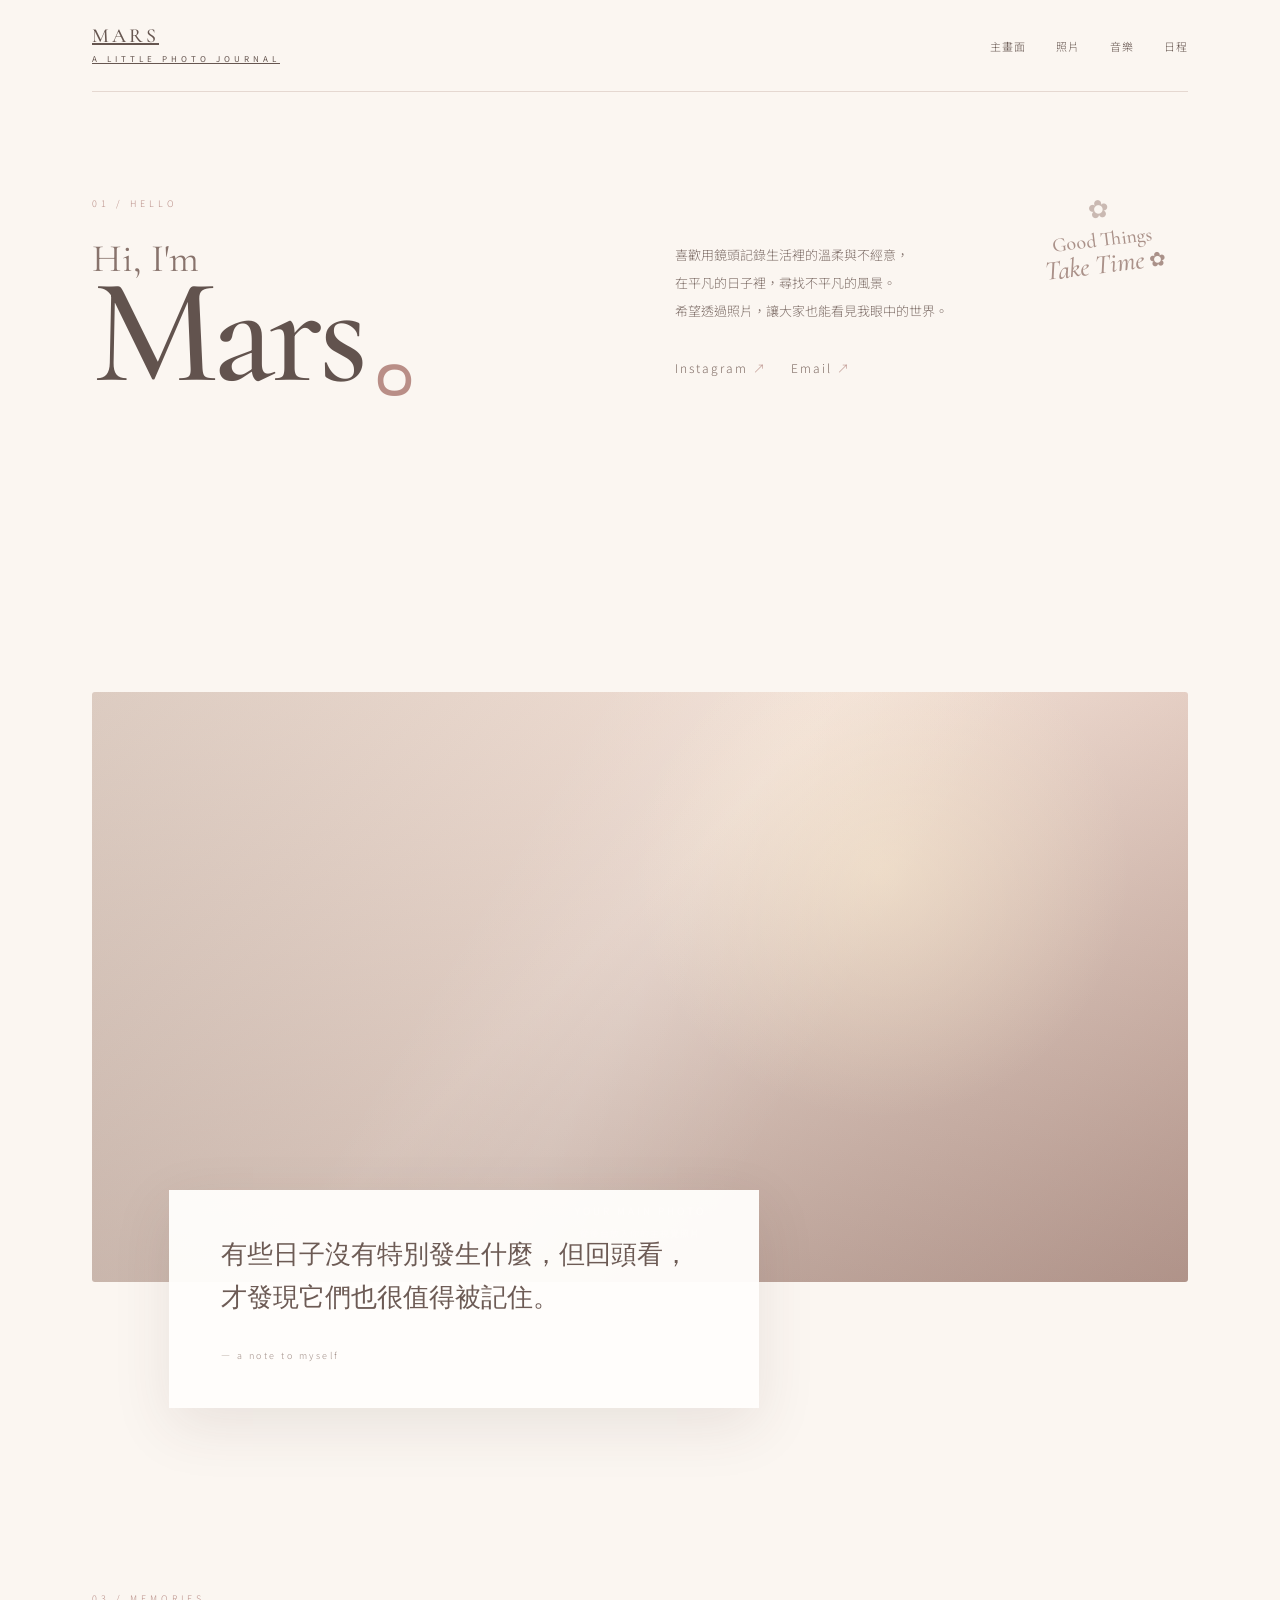
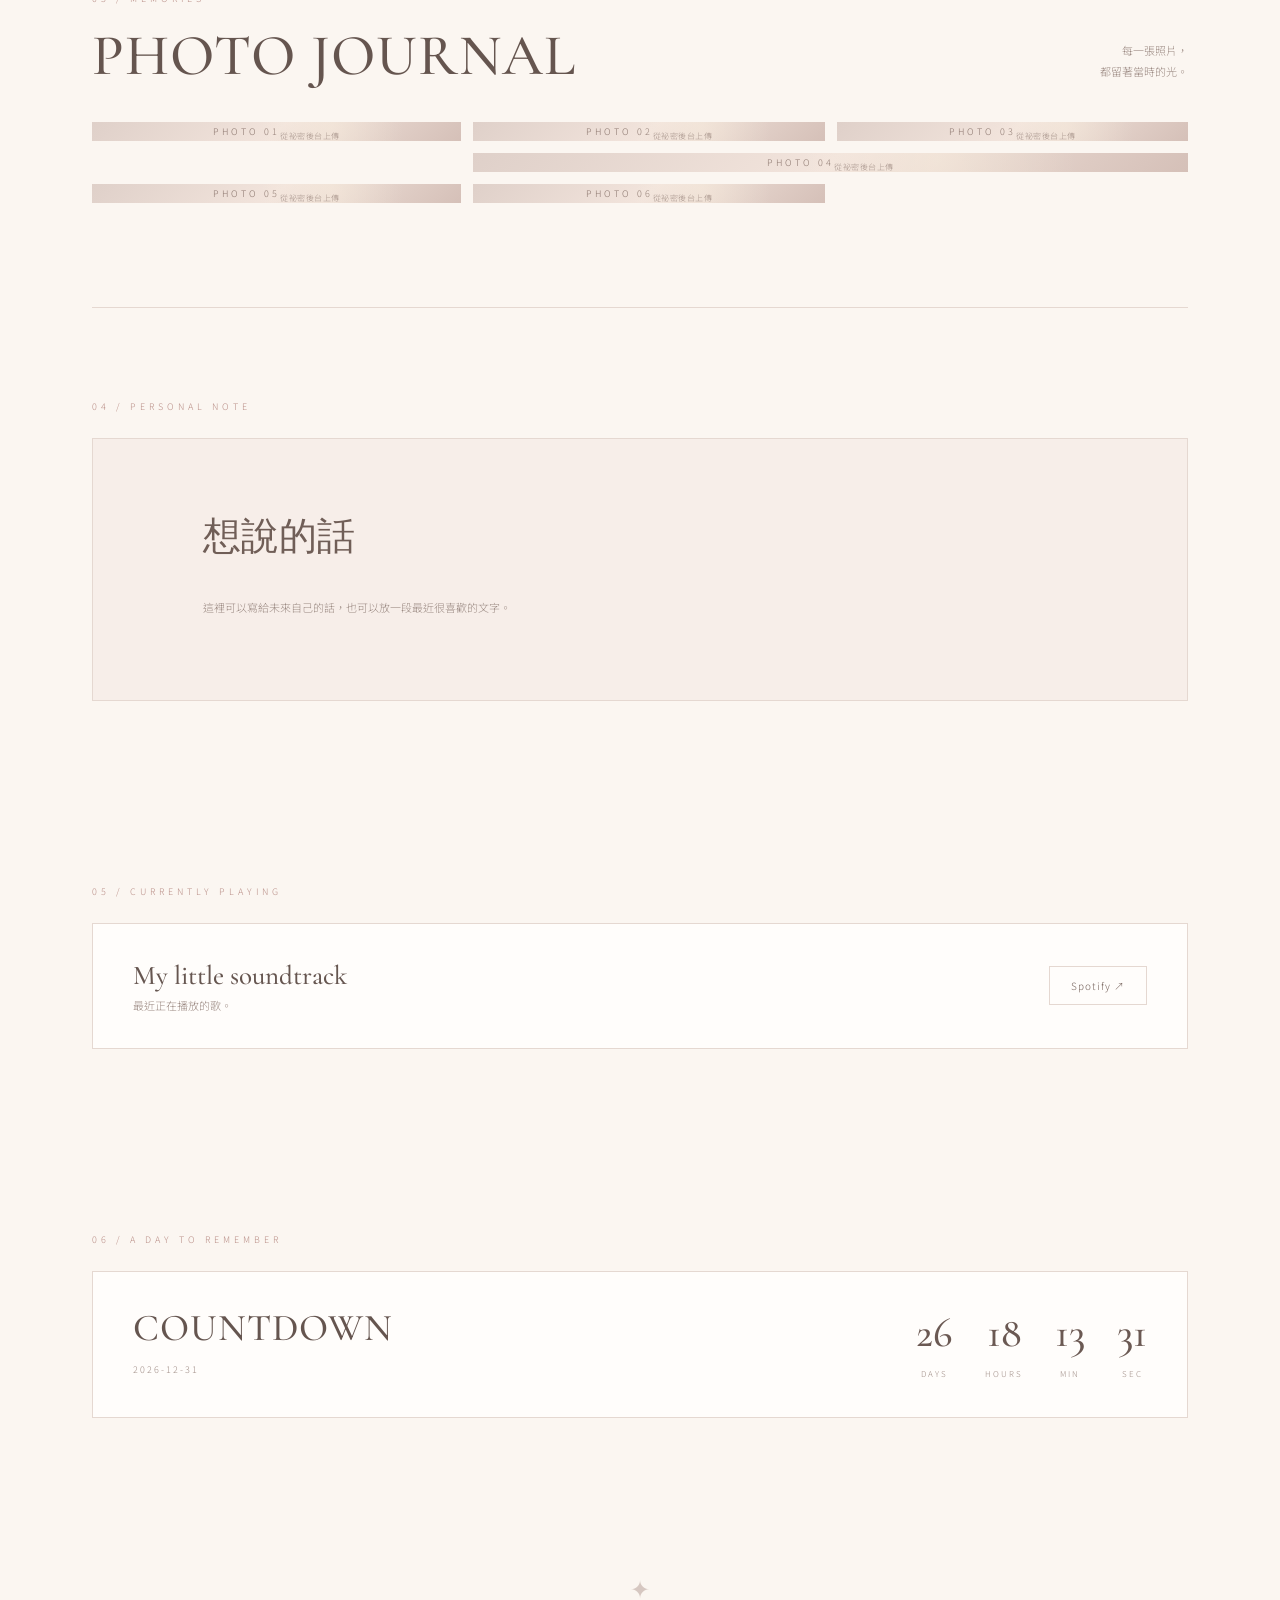
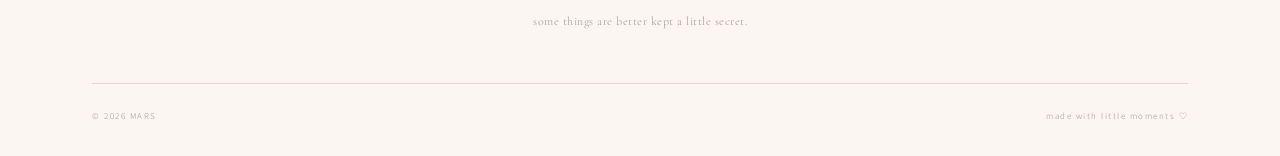
<file: index.html>
<!doctype html>
<html lang="zh-Hant">
<head>
<meta charset="utf-8">
<meta name="viewport" content="width=device-width,initial-scale=1">
<meta name="description" content="Mars · A Little Photo Journal">
<title>Mars · A Little Photo Journal</title>
<link rel="stylesheet" href="style.css">
<style>
/* V10 refinements */
.socials{gap:24px;margin-top:30px;align-items:center}
.social{width:auto!important;height:auto!important;border:0!important;border-radius:0!important;display:block!important;padding:0!important;color:#806d66!important;font-size:12px!important;letter-spacing:2px;text-decoration:none!important;background:none!important;transform:none!important}
.social::after{content:' ↗';color:#b98e87;transition:.25s}
.social:hover{color:#b98e87!important}
.social:hover::after{padding-left:3px}
.grid{grid-auto-rows:220px!important;gap:12px!important}
.photoCard{min-height:0!important}
.photoCard>img{width:100%!important;height:100%!important;object-fit:cover!important;display:block!important}
.photoInfo{max-width:calc(100% - 20px)}
.music{position:relative;min-height:112px}
.music .record{display:none}
@media(max-width:760px){
  .socials{gap:18px}
  .social{font-size:11px!important}
  .grid{grid-auto-rows:175px!important;gap:9px!important}
  .photoInfo{max-width:calc(100% - 14px)}
}
</style>
</head>
<body>
<div class="page">
<header><a class="brand" href="#">MARS<small>A LITTLE PHOTO JOURNAL</small></a><nav><a href="#about">主畫面</a><a href="#photos">照片</a><a href="#music">音樂</a><a href="#schedule">日程</a></nav></header>
<main>
<section id="about" class="intro"><div class="eyebrow">01 / HELLO</div><div class="introGrid"><div><p class="hi">Hi, I'm</p><h1 id="name">Mars<span>。</span></h1></div><div class="introText"><p id="introText">喜歡用鏡頭記錄生活裡的溫柔與不經意，<br>在平凡的日子裡，尋找不平凡的風景。<br>希望透過照片，讓大家也能看見我眼中的世界。</p><div class="socials"><a id="instagramLink" class="social" href="https://www.instagram.com/_oso7.m4r5/" target="_blank" rel="noopener">Instagram</a><a id="emailLink" class="social" href="mailto:marsmars1000507@gmail.com">Email</a></div></div></div><div class="flower">Good Things<br><i>Take Time</i> ✿</div></section>
<section class="hero"><div id="heroPhoto" class="heroPhoto"><div>YOUR MAIN PHOTO<small>從後台放入你的主視覺照片</small></div></div><div class="quote"><p id="quoteText">有些日子沒有特別發生什麼，但回頭看，才發現它們也很值得被記住。</p><small id="quoteAuthor">— a note to myself</small></div></section>
<section id="photos"><div class="head"><div><div class="eyebrow">03 / MEMORIES</div><h2>PHOTO JOURNAL</h2></div><p>每一張照片，<br>都留著當時的光。</p></div><div id="photoGrid" class="grid"><div class="photo tall">PHOTO 01<small>從祕密後台上傳</small></div><div class="photo">PHOTO 02<small>從祕密後台上傳</small></div><div class="photo">PHOTO 03<small>從祕密後台上傳</small></div><div class="photo wide">PHOTO 04<small>從祕密後台上傳</small></div><div class="photo">PHOTO 05<small>從祕密後台上傳</small></div><div class="photo tall">PHOTO 06<small>從祕密後台上傳</small></div></div></section>
<section id="note" class="note"><div class="eyebrow">04 / PERSONAL NOTE</div><div class="noteBox"><p id="noteTitle">想說的話</p><small id="noteText">這裡可以寫給未來自己的話，也可以放一段最近很喜歡的文字。</small><small id="noteSmall" style="display:block;margin-top:12px"></small></div></section>
<section id="music"><div class="eyebrow">05 / CURRENTLY PLAYING</div><div class="music"><div class="record">♪</div><div><h3 id="musicTitle">My little soundtrack</h3><p id="musicDescription">最近正在播放的歌。</p></div><a id="spotifyLink" href="#" class="musicBtn" target="_blank" rel="noopener">Spotify ↗</a></div></section>
<section id="schedule"><div class="eyebrow">06 / A DAY TO REMEMBER</div><div class="count"><div><h2>COUNTDOWN</h2><small id="countdownDateLabel">2026-12-31</small></div><div class="nums"><div><b id="d">0</b><small>DAYS</small></div><div><b id="h">00</b><small>HOURS</small></div><div><b id="m">00</b><small>MIN</small></div><div><b id="s">00</b><small>SEC</small></div></div></div></section>
<section class="secret"><button id="secretBtn" aria-label="Private editor">✦</button><p>some things are better kept a little secret.</p></section>
</main><footer><span>© 2026 MARS</span><span>made with little moments ♡</span></footer></div>
<div id="modal" class="modal hidden"><div class="modalBox"><button id="close" aria-label="Close">×</button><div class="eyebrow">PRIVATE AREA</div><h2>Welcome back.</h2><p>輸入密碼進入編輯區</p><input id="pw" type="password" placeholder="Password" autocomplete="current-password"><button id="enter">Enter</button><div id="err"></div></div></div>
<script src="script-v10.js?v=20260915b"></script>
</body></html>
</file>
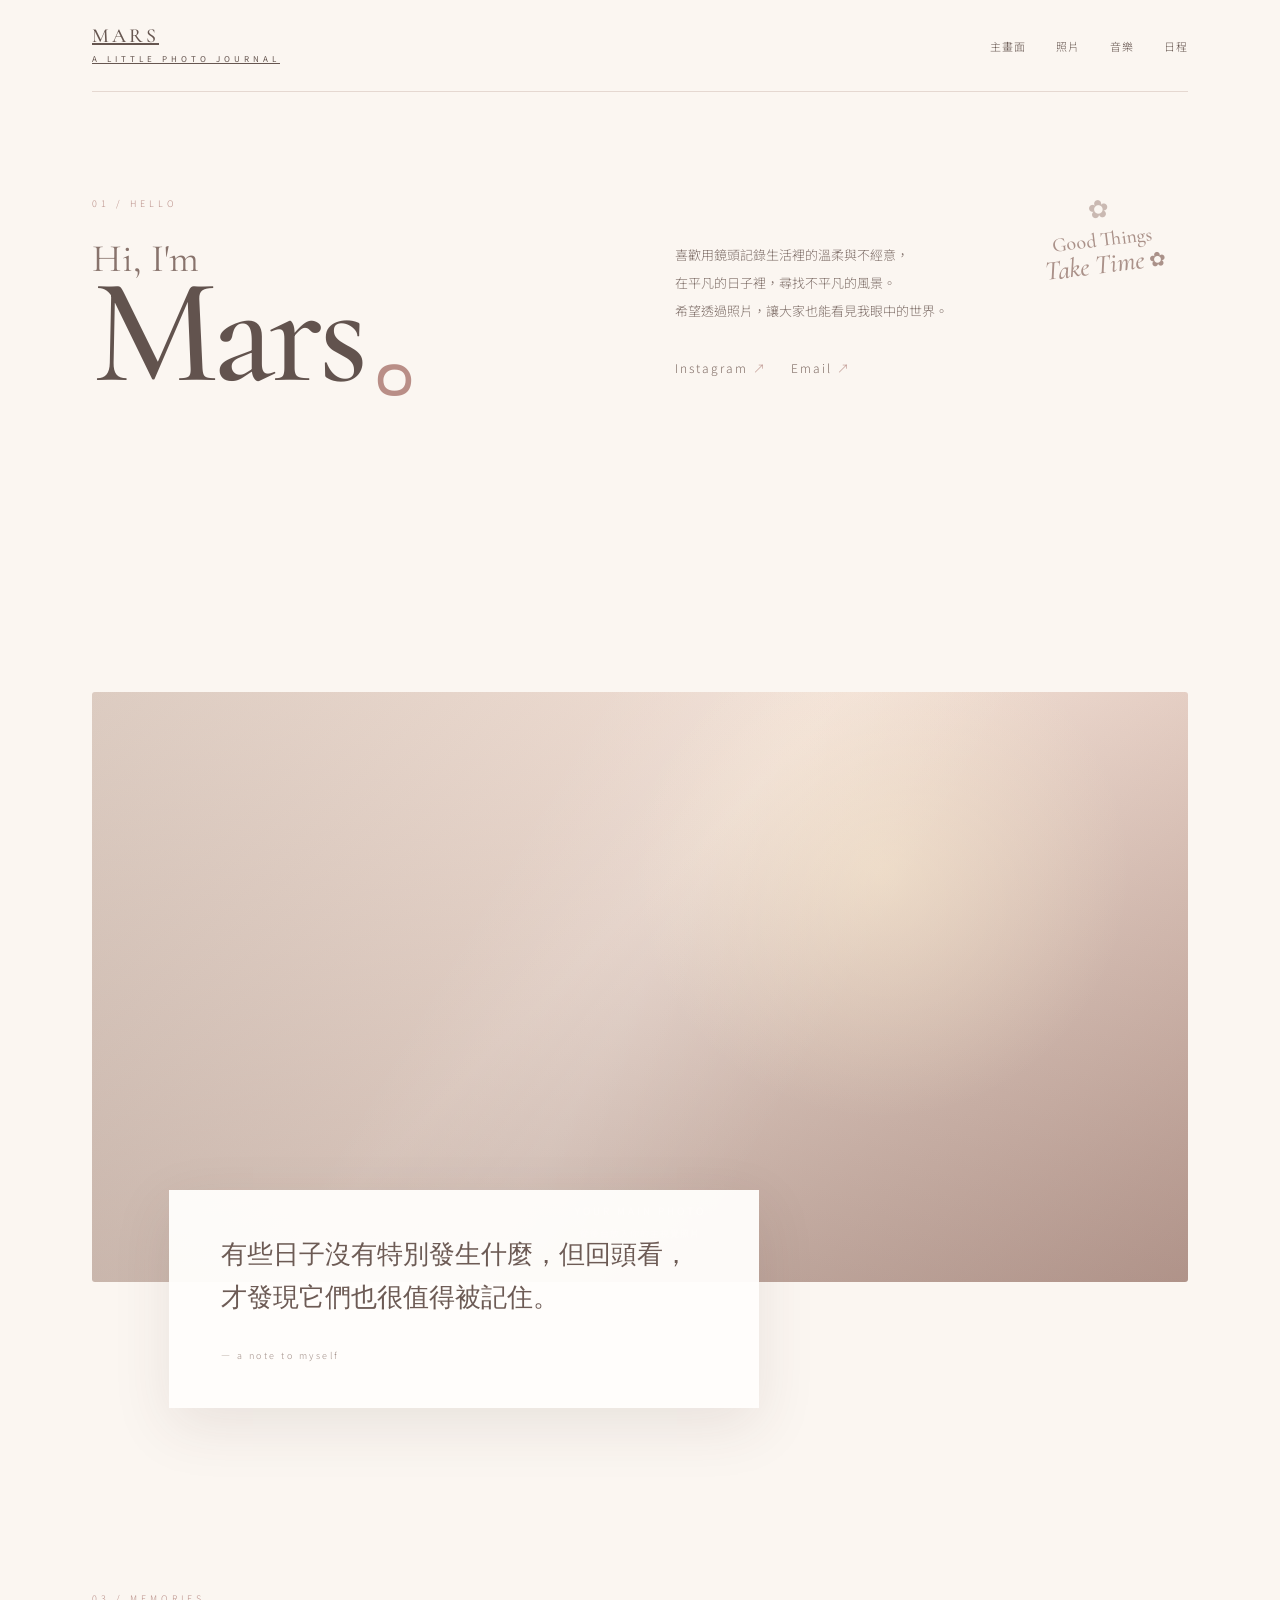
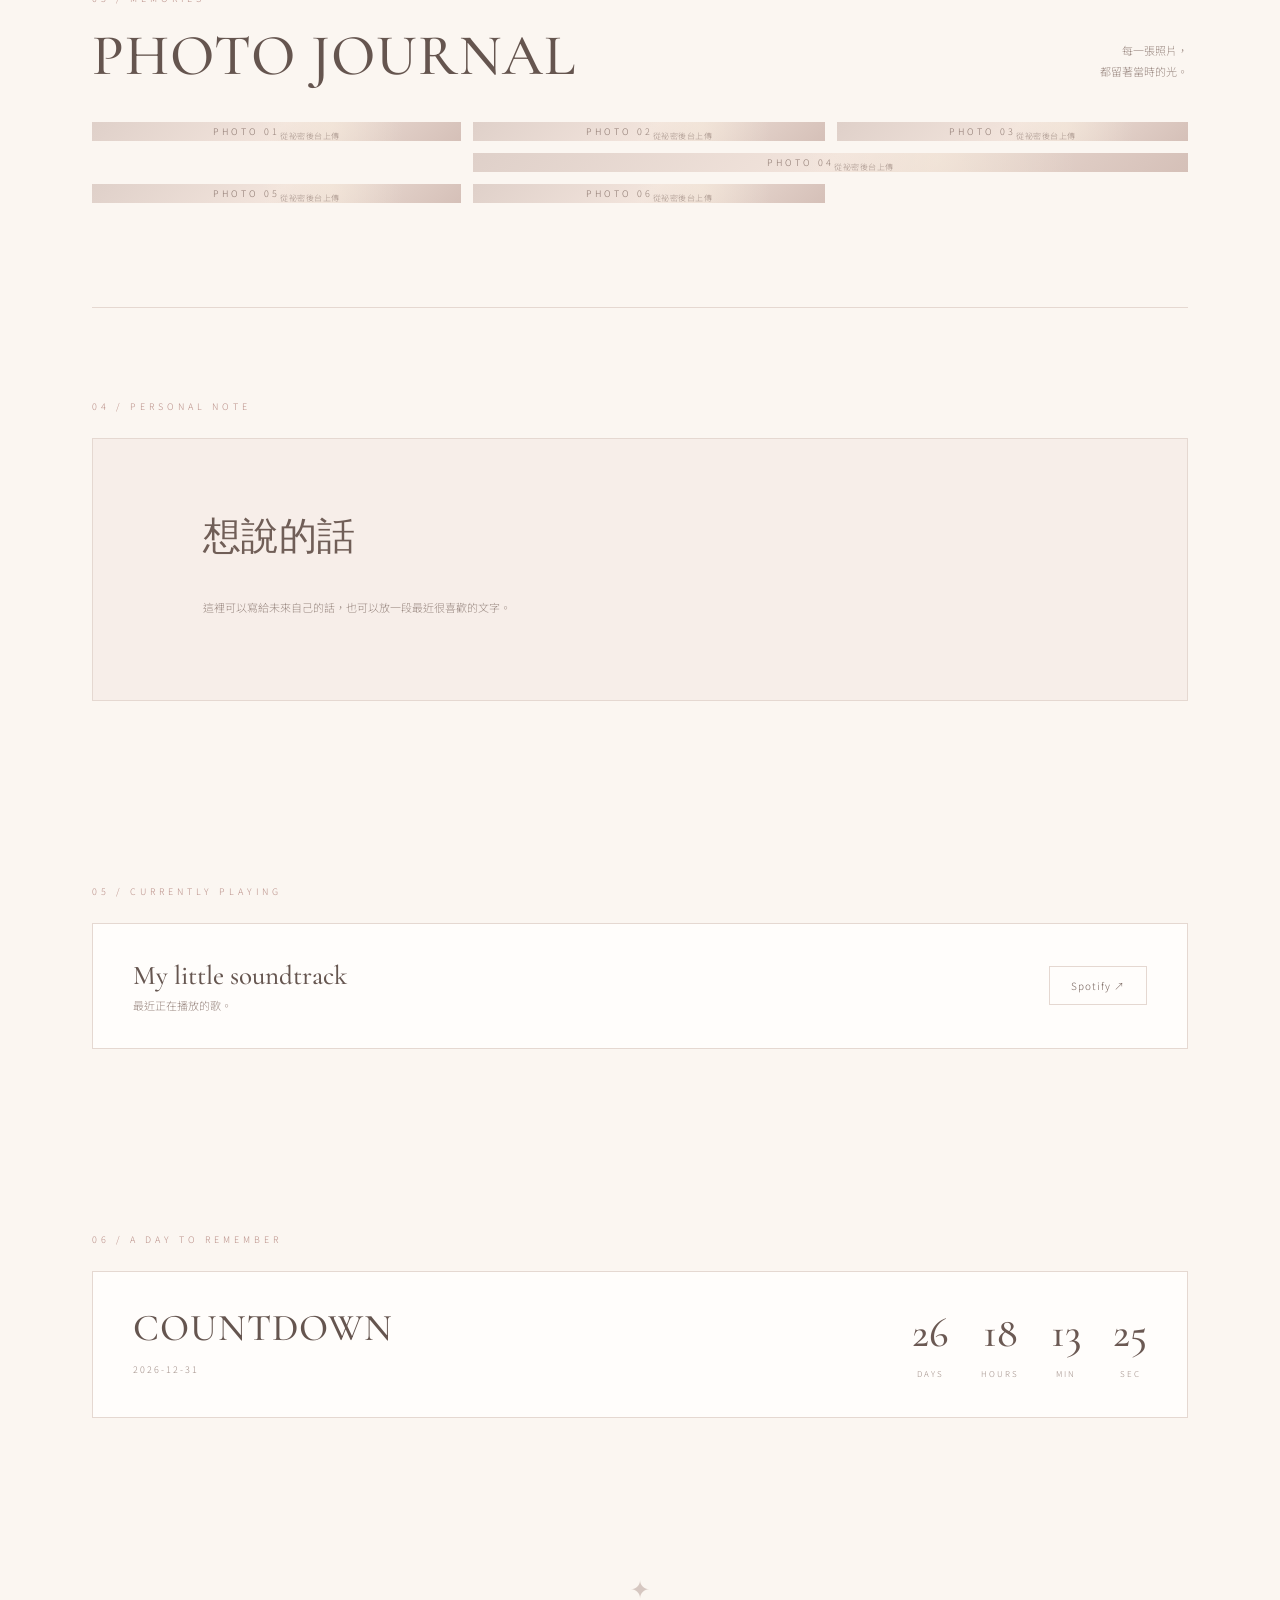
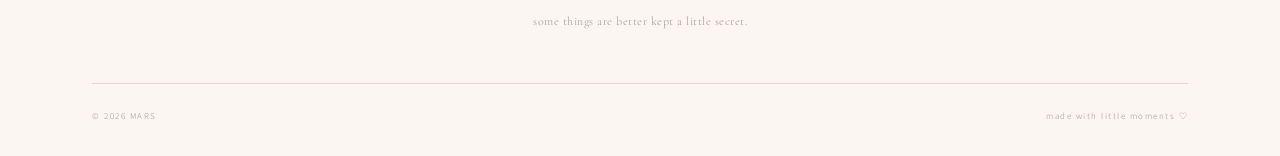
<file: admin.html>
<!doctype html><html lang="zh-Hant"><head><meta charset="utf-8"><meta name="viewport" content="width=device-width,initial-scale=1"><title>Mars · Private Editor</title><style>:root{--bg:#fbf7f2;--paper:#fffdfb;--soft:#f6eee9;--ink:#5e514c;--rose:#b98e87;--line:#ded3cd;--danger:#b56f69}*{box-sizing:border-box}body{margin:0;background:var(--bg);color:var(--ink);font-family:Arial,'Noto Sans TC',sans-serif;font-weight:300}.page{max-width:900px;margin:auto;padding:0 22px 70px}header{min-height:88px;border-bottom:1px solid var(--line);display:flex;align-items:center;justify-content:space-between}.brand{font-size:19px;letter-spacing:3px}.brand small{display:block;margin-top:7px;font-size:8px;letter-spacing:3px}.back{color:var(--ink);text-decoration:none;font-size:11px}.hero{padding:55px 0 25px}.eyebrow{font-size:10px;letter-spacing:3px;color:var(--rose);margin-bottom:12px}h1{margin:0;font-size:64px;font-weight:400}h2{margin:0 0 20px;font-size:30px;font-weight:400}.sub{color:#9b8e88;font-size:12px;line-height:2}.status{padding:13px 16px;background:var(--soft);border:1px solid var(--line);font-size:11px;margin:20px 0}.section{margin:18px 0;padding:25px;background:var(--paper);border:1px solid var(--line)}.field{margin-bottom:16px}.field label{display:block;margin-bottom:6px;color:#9b8e88;font-size:9px;letter-spacing:1.5px}.field input,.field textarea{width:100%;padding:12px;border:1px solid var(--line);background:#fff;color:var(--ink);font:13px Arial,'Noto Sans TC',sans-serif;outline:0}.field textarea{min-height:105px;resize:vertical;line-height:1.7}.buttons{display:flex;gap:10px}.btn{padding:13px 22px;border:0;font-size:11px;letter-spacing:1px;cursor:pointer}.save{background:var(--ink);color:#fff}.logout{border:1px solid var(--line);background:transparent;color:var(--ink)}.message{min-height:20px;margin-top:12px;font-size:11px}.ok{color:#788a75}.err{color:var(--danger)}.upload{border:1px dashed #cdbab2;padding:20px;text-align:center;background:#fcf8f5;margin-bottom:18px}.upload input[type=file]{max-width:100%}.uploadHint{margin:8px 0 0;color:#9b8e88;font-size:9px;line-height:1.7}.photos{display:grid;grid-template-columns:repeat(3,1fr);gap:10px}.photoCard{border:1px solid var(--line);background:#fff;overflow:hidden}.photoCard img{width:100%;height:160px;object-fit:cover;display:block}.meta{padding:10px;font-size:9px;line-height:1.7;color:#8f807a}.meta b{font-weight:400;color:var(--ink)}footer{text-align:center;border-top:1px solid var(--line);padding-top:24px;margin-top:45px;color:#aaa;font-size:9px;letter-spacing:1px}@media(max-width:650px){.page{padding:0 16px 50px}.section{padding:20px}.buttons{flex-direction:column}.btn{width:100%}.photos{grid-template-columns:1fr 1fr}.photoCard img{height:125px}h1{font-size:54px}}</style></head><body><div class="page"><header><div class="brand">MARS<small>A LITTLE PHOTO JOURNAL · PRIVATE</small></div><a class="back" href="index.html">← 回到網站</a></header><section class="hero"><div class="eyebrow">PRIVATE AREA · V10</div><h1>Editor.</h1><p class="sub">前台看到的內容，都從這裡編輯。儲存後會同步到 Supabase，網站前台會自動更新。</p></section><div id="status" class="status"><strong>正在載入編輯器...</strong></div><main id="editor"><section class="section"><div class="eyebrow">01 / ABOUT</div><h2>網站基本資料</h2><div class="field"><label>NAME / 名稱</label><input id="name"></div><div class="field"><label>INTRO / 簡介</label><textarea id="intro"></textarea></div><div class="field"><label>INSTAGRAM / 前台顯示的 Instagram 連結</label><input id="instagram_url" type="url" placeholder="https://www.instagram.com/你的帳號/"></div><div class="field"><label>EMAIL / 前台顯示的 Email</label><input id="email" type="email" placeholder="your@email.com"></div></section><section class="section"><div class="eyebrow">02 / HERO & QUOTE</div><h2>主視覺與佳句</h2><div class="field"><label>HERO IMAGE URL / 主視覺網址</label><input id="hero_image" type="url"></div><div class="field"><label>QUOTE / 佳句</label><textarea id="quote"></textarea></div><div class="field"><label>QUOTE AUTHOR</label><input id="quote_author"></div></section><section class="section"><div class="eyebrow">03 / PERSONAL NOTE</div><h2>想說的話</h2><div class="field"><label>NOTE TITLE</label><input id="note_title"></div><div class="field"><label>NOTE TEXT</label><textarea id="note_text"></textarea></div><div class="field"><label>SMALL TEXT</label><textarea id="note_small"></textarea></div></section><section class="section"><div class="eyebrow">04 / MUSIC</div><h2>音樂</h2><div class="field"><label>MUSIC TITLE / 歌曲名稱（可留白，Spotify 會自動讀取）</label><input id="music_title"></div><div class="field"><label>MUSIC DESCRIPTION / 音樂介紹</label><textarea id="music_description"></textarea></div><div class="field"><label>SPOTIFY URL / 貼上 Spotify 連結後自動顯示歌曲與專輯圖片</label><input id="spotify_url" type="url" placeholder="https://open.spotify.com/track/..."></div></section><section class="section"><div class="eyebrow">05 / COUNTDOWN</div><h2>倒數日程</h2><div class="field"><label>COUNTDOWN DATE</label><input id="countdown_date" type="datetime-local"></div></section><section class="section"><div class="eyebrow">06 / PHOTOS</div><h2>照片</h2><div class="upload"><p style="font-size:11px">上傳後自動讀取 EXIF：相機、鏡頭、焦段、光圈、ISO、快門、拍攝日期。</p><input id="photoFile" type="file" accept="image/*"><input id="photoTitle" placeholder="照片標題（可留白）" style="margin-top:12px;padding:10px;width:100%;border:1px solid var(--line)"><p class="uploadHint">不會壓縮照片。相機原檔會直接上傳，並保留原始畫質與 EXIF。後端單張照片上限目前為 50MB。</p><button id="uploadBtn" class="btn save" style="margin-top:12px">UPLOAD PHOTO</button><div id="uploadMsg" class="message"></div></div><div id="photos" class="photos"></div></section><section class="section"><div class="eyebrow">07 / SAVE</div><h2>儲存</h2><div class="buttons"><button id="saveBtn" class="btn save">SAVE CHANGES</button><button id="logoutBtn" class="btn logout">LOG OUT</button></div><div id="message" class="message"></div></section></main><footer>MARS · A LITTLE PHOTO JOURNAL · PRIVATE EDITOR</footer></div><script>
const API='https://roynzxilxumfzzuezelg.supabase.co/functions/v1/admin-api-v8';const $=id=>document.getElementById(id);const token=()=>sessionStorage.getItem('admin_token');const fields=['name','intro','instagram_url','email','hero_image','quote','quote_author','note_title','note_text','note_small','music_title','music_description','spotify_url','countdown_date'];
async function api(action,extra={}){const r=await fetch(API,{method:'POST',headers:{'Content-Type':'application/json'},body:JSON.stringify({action,token:token(),...extra})});let j={};try{j=await r.json()}catch{}return{r,j}}
function kick(){sessionStorage.clear();location.href='index.html'} function setDateValue(v){const e=$('countdown_date');if(!e)return;e.value=v?String(v).slice(0,16):''}
async function load(){if(!token()){location.href='index.html';return}try{const {r,j}=await api('get');if(r.status===401){$('status').innerHTML='<strong>登入已失效。</strong>';setTimeout(kick,700);return}if(!r.ok||!j.ok)throw Error(j.detail||j.error||`HTTP ${r.status}`);const c=j.content||{};fields.forEach(k=>{if(k==='countdown_date')setDateValue(c[k]);else if($(k))$(k).value=c[k]??''});$('status').innerHTML='<strong>✓ 已連線</strong>　Instagram、Email、音樂、照片等欄位都會同步到前台。儲存後回到前台重新整理即可看到。';renderPhotos(j.photos||[])}catch(e){$('status').innerHTML='<strong>載入失敗：</strong> '+e.message}}
function esc(v){return String(v??'').replace(/[&<>"']/g,m=>({'&':'&amp;','<':'&lt;','>':'&gt;','"':'&quot;',"'":'&#39;'}[m]))}
function renderPhotos(list){$('photos').innerHTML=list.length?list.map(p=>`<div class="photoCard"><img src="${esc(p.image_url)}"><div class="meta"><b>${esc(p.title||'未命名照片')}</b><br>${esc(p.camera||'')}<br>${esc(p.lens||'')} · ${esc(p.focal_length||'')} · ${esc(p.aperture||'')}<br>ISO ${esc(p.iso||'')} · ${esc(p.shutter_speed||'')}<br>${esc(p.taken_at||'')}<br><button class="del" data-id="${esc(p.id)}" style="margin-top:7px;padding:5px 8px;border:1px solid #ded3cd;background:#fff">DELETE</button></div></div>`).join(''):'<div style="font-size:11px;color:#a09089;grid-column:1/-1">目前沒有照片。</div>';document.querySelectorAll('.del').forEach(b=>b.onclick=()=>deletePhoto(b.dataset.id))}
$('saveBtn').onclick=async()=>{const content={};fields.forEach(k=>content[k]=$(k)?.value||'');$('message').textContent='儲存中...';try{const {r,j}=await api('save',{content});if(r.status===401){kick();return}if(!r.ok||!j.ok)throw Error(j.detail||j.error||'save_error');$('message').textContent='✓ 已儲存！前台現在會讀取最新資料。';$('message').className='message ok'}catch(e){$('message').textContent='儲存失敗：'+e.message;$('message').className='message err'}};
$('logoutBtn').onclick=async()=>{try{await api('logout')}finally{kick()}};
$('uploadBtn').onclick=async()=>{const file=$('photoFile').files[0];if(!file){$('uploadMsg').textContent='請先選擇照片。';return}if(file.size>50*1024*1024){$('uploadMsg').textContent='這張照片超過 50MB，請選擇更小的原始檔。';$('uploadMsg').className='message err';return}const title=$('photoTitle').value;$('uploadBtn').disabled=true;$('uploadMsg').textContent='原檔上傳中，正在讀取 EXIF...';try{const form=new FormData();form.append('token',token());form.append('file',file);form.append('title',title);const r=await fetch(API,{method:'POST',body:form});const j=await r.json();if(r.status===401){kick();return}if(!r.ok||!j.ok)throw Error(j.detail||j.error||'upload_error');$('uploadMsg').textContent='✓ 原始照片已上傳，沒有壓縮，EXIF 已自動儲存。';$('uploadMsg').className='message ok';$('photoFile').value='';$('photoTitle').value='';const x=await api('get');renderPhotos(x.j?.photos||[])}catch(e){$('uploadMsg').textContent='上傳失敗：'+e.message;$('uploadMsg').className='message err'}finally{$('uploadBtn').disabled=false}};
async function deletePhoto(id){if(!confirm('確定刪除這張照片？'))return;const {r,j}=await api('delete_photo',{id});if(r.status===401){kick();return}if(!r.ok||!j.ok){alert(j.detail||j.error||'刪除失敗');return}const x=await api('get');renderPhotos(x.j?.photos||[])}load();
</script></body></html>
</file>
<file: style.css>
@import url('https://fonts.googleapis.com/css2?family=Cormorant+Garamond:wght@400;500;600&family=Noto+Sans+TC:wght@300;400;500&display=swap');

:root{
  --bg:#fbf6f1;
  --paper:#fffdfb;
  --cream:#f5ebe5;
  --pink:#d8b8b0;
  --rose:#b98e87;
  --brown:#665650;
  --muted:#9d8d86;
  --line:#e5d8d1;
}

*{
  box-sizing:border-box;
}

html{
  scroll-behavior:smooth;
}

body{
  margin:0;
  background:var(--bg);
  color:var(--brown);
  font-family:'Noto Sans TC',sans-serif;
  font-weight:300;
}

.page{
  width:min(1180px,100%);
  margin:auto;
  padding:0 42px;
}

/* =========================
   HEADER
========================= */

header{
  height:92px;
  display:flex;
  align-items:center;
  justify-content:space-between;
  border-bottom:1px solid var(--line);
}

.brand{
  font:500 20px/0.85 'Cormorant Garamond',serif;
  letter-spacing:3px;
  color:var(--brown);
}

.brand small{
  display:block;
  margin-top:8px;
  font:400 8px 'Noto Sans TC',sans-serif;
  letter-spacing:4px;
}

nav{
  display:flex;
  gap:30px;
}

nav a{
  position:relative;
  color:var(--brown);
  text-decoration:none;
  font-size:11px;
  letter-spacing:1px;
}

nav a::after{
  content:"";
  position:absolute;
  left:0;
  bottom:-6px;
  width:0;
  height:1px;
  background:var(--rose);
  transition:.3s;
}

nav a:hover::after{
  width:100%;
}

/* =========================
   COMMON
========================= */

section{
  padding:92px 0;
}

.eyebrow{
  margin-bottom:25px;
  color:var(--rose);
  font-size:9px;
  letter-spacing:4px;
}

h1,h2,h3,p{
  margin-top:0;
}

/* =========================
   INTRO
========================= */

.intro{
  position:relative;
  min-height:590px;
  padding-top:105px;
  padding-bottom:70px;
}

.introGrid{
  display:grid;
  grid-template-columns:1fr 1fr;
  gap:70px;
  align-items:end;
}

.hi{
  margin:0 0 -8px;
  font:400 39px 'Cormorant Garamond',serif;
  color:#88736c;
}

h1{
  margin:0;
  font:500 clamp(90px,12vw,150px)/.78 'Cormorant Garamond',serif;
  letter-spacing:-6px;
  color:#62534e;
}

h1 span{
  color:var(--rose);
}

.introText{
  max-width:480px;
  padding-bottom:10px;
  font-size:13px;
  line-height:2.15;
  color:#81716b;
}

.socials{
  display:flex;
  gap:16px;
  margin-top:30px;
}

.social{
  width:68px;
  height:68px;
  display:grid;
  place-items:center;
  border:1px solid #d8c6bf;
  border-radius:50%;
  color:#725f59;
  text-decoration:none;
  font-size:29px;
  transition:.3s;
}

.social:hover{
  background:#725f59;
  color:#fff;
  transform:translateY(-3px);
}

/* decorative flower text */

.flower{
  position:absolute;
  right:25px;
  top:105px;
  text-align:center;
  color:#aa9189;
  font:500 20px/1.05 'Cormorant Garamond',serif;
  transform:rotate(-7deg);
}

.flower::before{
  content:"✿";
  display:block;
  margin-bottom:7px;
  font-size:25px;
  opacity:.6;
}

.flower i{
  font-size:27px;
  font-style:italic;
}

/* =========================
   HERO
========================= */

.hero{
  padding-top:10px;
}

.heroPhoto{
  position:relative;
  height:590px;
  overflow:hidden;
  border-radius:3px;
  display:flex;
  align-items:flex-end;
  justify-content:center;
  text-align:center;

  background:
    linear-gradient(
      180deg,
      rgba(255,240,225,.12),
      rgba(86,64,55,.22)
    ),
    linear-gradient(
      135deg,
      #d8c7bd 0%,
      #efdcd2 45%,
      #c9aaa0 100%
    );

  color:rgba(255,255,255,.8);
  letter-spacing:3px;
  font-size:10px;
}

.heroPhoto::before{
  content:"";
  position:absolute;
  inset:0;
  background:
    radial-gradient(
      circle at 72% 30%,
      rgba(255,241,211,.45),
      transparent 28%
    ),
    linear-gradient(
      120deg,
      transparent 35%,
      rgba(255,255,255,.12),
      transparent 65%
    );
}

.heroPhoto > div{
  position:relative;
  z-index:1;
  padding-bottom:42px;
}

.heroPhoto small{
  display:block;
  margin-top:9px;
  font-size:9px;
  letter-spacing:1px;
  opacity:.75;
}

/* quote card */

.quote{
  position:relative;
  z-index:2;
  width:min(590px,88%);
  margin:-92px 0 0 7%;
  padding:44px 52px;
  background:rgba(255,253,251,.97);
  box-shadow:0 18px 55px rgba(75,52,45,.10);
}

.quote p{
  margin:0 0 20px;
  font:400 26px/1.65 'Cormorant Garamond',serif;
  color:#6d5b55;
}

.quote small{
  color:#a18e87;
  font-size:9px;
  letter-spacing:2.5px;
}

/* =========================
   PHOTO JOURNAL
========================= */

.head{
  display:flex;
  justify-content:space-between;
  align-items:flex-end;
  margin-bottom:40px;
}

.head h2{
  margin:0;
}

.head p{
  margin:0;
  color:#9b8982;
  font-size:11px;
  line-height:1.9;
  text-align:right;
}

h2{
  font:500 58px/.9 'Cormorant Garamond',serif;
  letter-spacing:1px;
  color:#65554f;
}

/* photo grid */

.grid{
  display:grid;
  grid-template-columns:1.05fr 1fr 1fr;
  grid-auto-rows:265px;
  gap:14px;
}

.photo{
  position:relative;
  overflow:hidden;
  display:flex;
  align-items:center;
  justify-content:center;
  text-align:center;

  background:
    linear-gradient(
      135deg,
      #dfd0c9,
      #f2e4dc 50%,
      #d5c0b8
    );

  color:rgba(105,82,74,.75);
  font-size:9px;
  letter-spacing:3px;
  transition:.4s;
}

.photo::before{
  content:"";
  position:absolute;
  inset:0;
  background:
    radial-gradient(
      circle at 65% 35%,
      rgba(255,246,227,.35),
      transparent 30%
    );
}

.photo:hover{
  transform:translateY(-4px);
  box-shadow:0 14px 30px rgba(70,50,43,.10);
}

.photo > *{
  position:relative;
  z-index:1;
}

.photo small{
  display:block;
  margin-top:8px;
  color:rgba(105,82,74,.55);
  font-size:8px;
  letter-spacing:.5px;
}

.tall{
  grid-row:span 2;
}

.wide{
  grid-column:span 2;
}

/* =========================
   PERSONAL NOTE
========================= */

.note{
  border-top:1px solid var(--line);
}

.noteBox{
  padding:70px 10%;
  border:1px solid var(--line);
  background:#f7eee9;
}

.noteBox p{
  margin:0 0 27px;
  font:400 38px/1.5 'Cormorant Garamond',serif;
  color:#705e57;
}

.noteBox small{
  color:#9c8b84;
  font-size:11px;
  line-height:2;
}

/* =========================
   MUSIC
========================= */

.music,
.count{
  display:flex;
  align-items:center;
  gap:25px;
  padding:35px 40px;
  background:var(--paper);
  border:1px solid var(--line);
}

.record{
  width:64px;
  height:64px;
  flex:none;
  display:grid;
  place-items:center;
  border-radius:50%;
  background:#665650;
  color:white;
  font-size:23px;
  box-shadow:0 7px 18px rgba(75,54,48,.13);
}

.music h3{
  margin:0 0 5px;
  font:500 27px 'Cormorant Garamond',serif;
}

.music p{
  margin:0;
  color:#9b8982;
  font-size:11px;
}

.musicBtn{
  margin-left:auto;
  padding:11px 21px;
  border:1px solid var(--line);
  color:#77645d;
  text-decoration:none;
  font-size:10px;
  letter-spacing:1px;
  transition:.3s;
}

.musicBtn:hover{
  background:#77645d;
  color:#fff;
}

/* =========================
   COUNTDOWN
========================= */

.count{
  justify-content:space-between;
}

.count h2{
  margin:0 0 9px;
  font-size:38px;
}

.count > div > small{
  color:#a08e87;
  font-size:9px;
  letter-spacing:2px;
}

.nums{
  display:flex;
  gap:32px;
  text-align:center;
}

.nums b{
  display:block;
  font:500 42px 'Cormorant Garamond',serif;
  color:#6b5953;
}

.nums small{
  color:#a18f88;
  font-size:8px;
  letter-spacing:2px;
}

/* =========================
   SECRET
========================= */

.secret{
  padding:65px 0 55px;
  text-align:center;
}

.secret button{
  border:0;
  background:none;
  color:#b8a29a;
  font-size:24px;
  cursor:pointer;
  opacity:.55;
  transition:.35s;
}

.secret button:hover{
  opacity:1;
  transform:rotate(15deg) scale(1.15);
}

.secret p{
  margin:9px 0 0;
  color:#b0a09a;
  font:400 12px 'Cormorant Garamond',serif;
  letter-spacing:.5px;
}

/* =========================
   FOOTER
========================= */

footer{
  display:flex;
  justify-content:space-between;
  padding:26px 0 35px;
  border-top:1px solid var(--line);
  color:#aa9992;
  font-size:8px;
  letter-spacing:1.5px;
}

/* =========================
   PASSWORD MODAL
========================= */

.modal{
  position:fixed;
  inset:0;
  z-index:100;
  display:grid;
  place-items:center;
  padding:20px;
  background:rgba(57,43,38,.35);
  backdrop-filter:blur(8px);
}

.hidden{
  display:none;
}

.modalBox{
  position:relative;
  width:min(390px,100%);
  padding:48px;
  text-align:center;
  background:#fbf6f1;
  box-shadow:0 25px 70px rgba(40,30,25,.18);
}

.modalBox #close{
  position:absolute;
  top:13px;
  right:18px;
  border:0;
  background:none;
  color:#9b8982;
  font-size:25px;
  cursor:pointer;
}

.modalBox h2{
  margin-bottom:10px;
  font-size:43px;
}

.modalBox p{
  color:#9d8c85;
  font-size:11px;
}

.modalBox input{
  width:100%;
  margin:12px 0;
  padding:14px;
  border:1px solid var(--line);
  outline:none;
  background:white;
  color:#665650;
  text-align:center;
  font-family:'Noto Sans TC',sans-serif;
}

.modalBox input:focus{
  border-color:#c6a49c;
}

.modalBox #enter{
  width:100%;
  padding:13px;
  border:0;
  background:#665650;
  color:white;
  cursor:pointer;
  font-size:11px;
  letter-spacing:1px;
  transition:.3s;
}

.modalBox #enter:hover{
  background:#4e403b;
}

.modalBox #err{
  min-height:18px;
  margin-top:10px;
  color:#b56f69;
  font-size:10px;
}

/* =========================
   MOBILE
========================= */

@media(max-width:760px){

  .page{
    padding:0 20px;
  }

  header{
    height:76px;
  }

  .brand{
    font-size:17px;
  }

  nav{
    gap:13px;
  }

  nav a{
    font-size:9px;
  }

  section{
    padding:65px 0;
  }

  .intro{
    min-height:auto;
    padding-top:70px;
  }

  .introGrid{
    grid-template-columns:1fr;
    gap:38px;
  }

  .hi{
    font-size:34px;
  }

  h1{
    font-size:86px;
    letter-spacing:-4px;
  }

  .introText{
    font-size:12px;
  }

  .flower{
    display:none;
  }

  .social{
    width:60px;
    height:60px;
    font-size:25px;
  }

  .heroPhoto{
    height:430px;
  }

  .quote{
    width:92%;
    margin:-52px auto 0;
    padding:30px 27px;
  }

  .quote p{
    font-size:22px;
  }

  .head{
    display:block;
  }

  .head p{
    margin-top:18px;
    text-align:left;
  }

  h2{
    font-size:46px;
  }

  .grid{
    grid-template-columns:1fr 1fr;
    grid-auto-rows:205px;
    gap:9px;
  }

  .noteBox{
    padding:42px 25px;
  }

  .noteBox p{
    font-size:29px;
  }

  .music,
  .count{
    padding:25px;
    flex-wrap:wrap;
  }

  .musicBtn{
    margin-left:0;
  }

  .nums{
    width:100%;
    justify-content:space-between;
    gap:7px;
  }

  .count h2{
    font-size:29px;
  }

  .nums b{
    font-size:31px;
  }

  footer{
    display:block;
    line-height:2;
  }

  footer span{
    display:block;
  }

  .modalBox{
    padding:42px 28px;
  }
}
</file>
